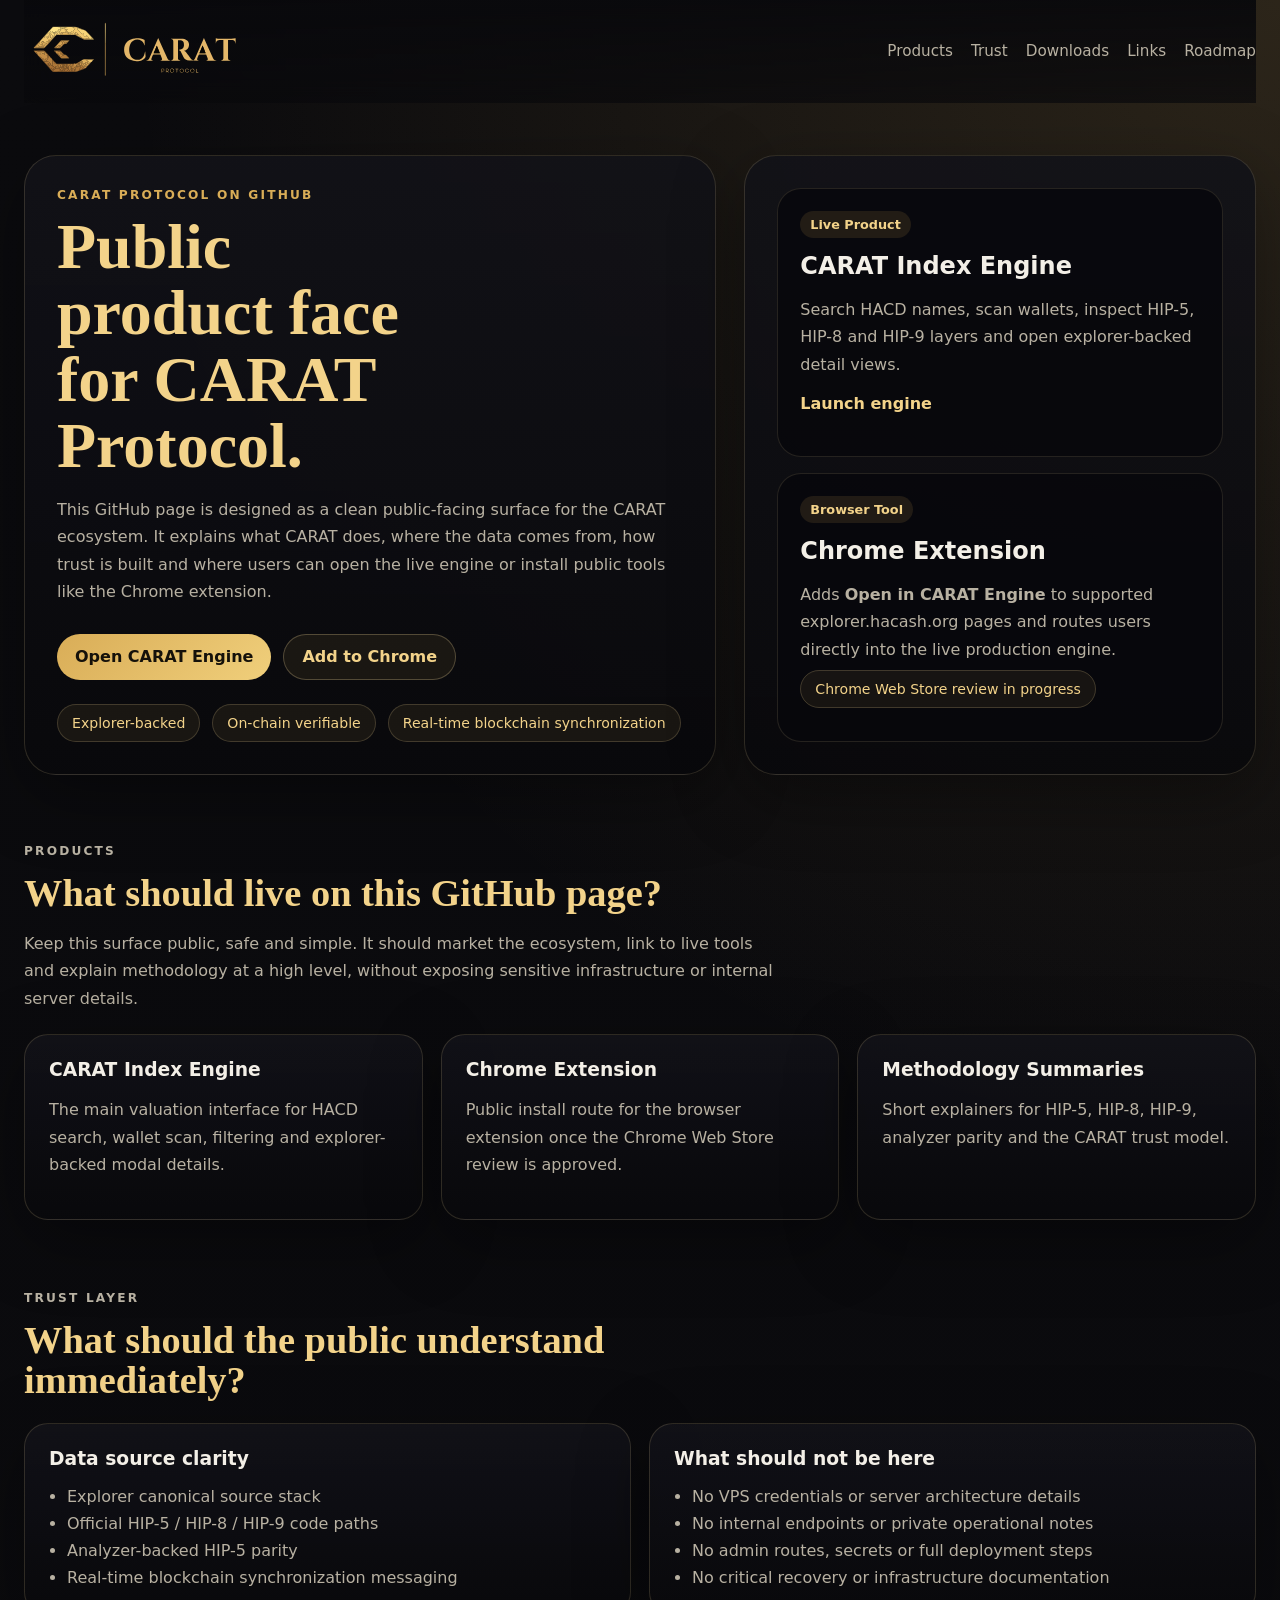
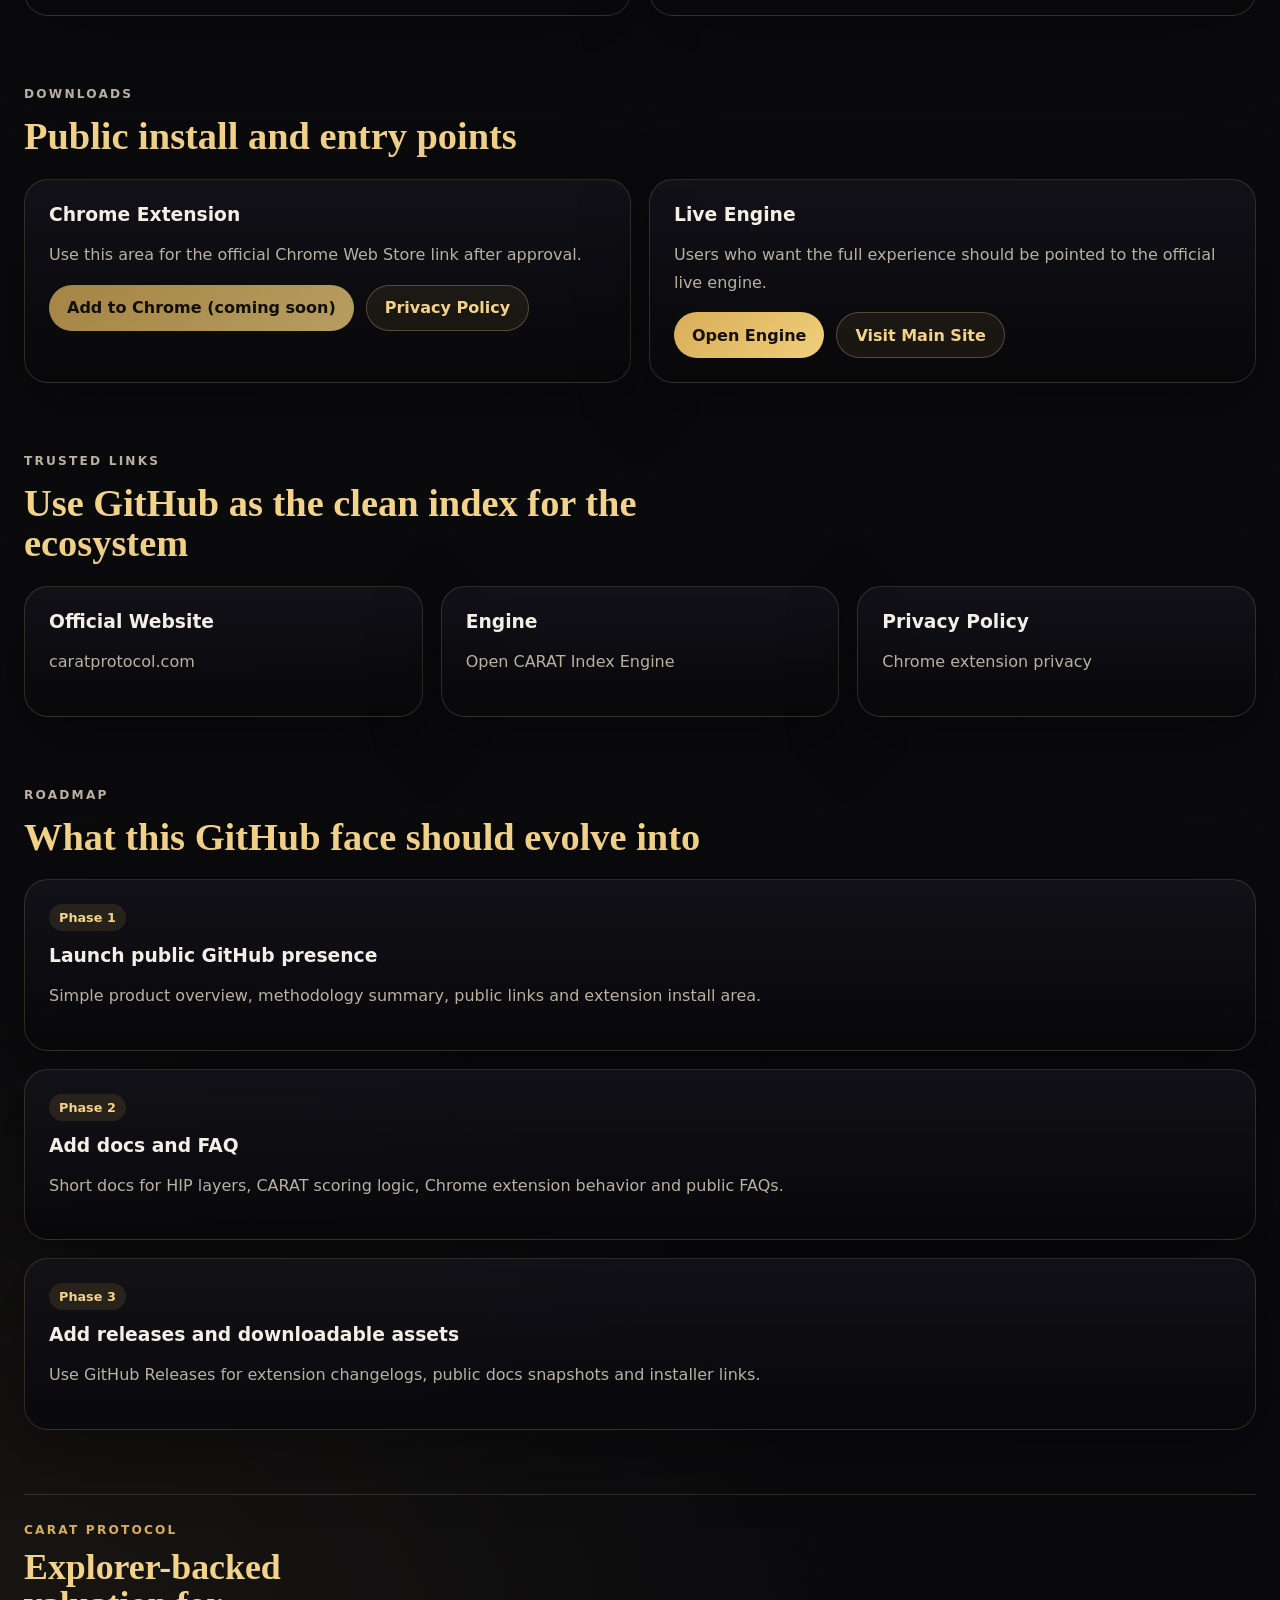
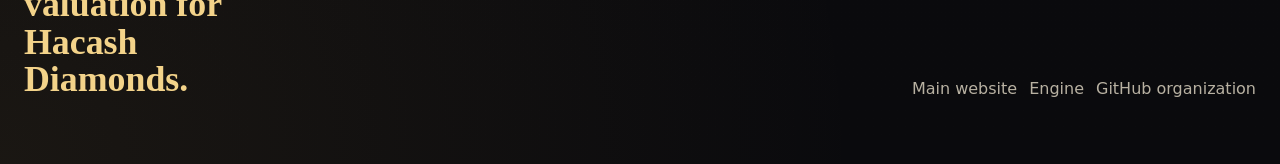
<file: index.html>
<!DOCTYPE html>
<html lang="en">
  <head>
    <meta charset="UTF-8" />
    <meta name="viewport" content="width=device-width, initial-scale=1.0" />
    <title>CARAT Protocol | GitHub</title>
    <meta
      name="description"
      content="CARAT Protocol GitHub page for product overview, methodology summaries, trusted links and public downloads."
    />
    <link rel="icon" href="./assets/carat-icon-128.png" />
    <link rel="stylesheet" href="./styles.css" />
  </head>
  <body>
    <div class="page-shell">
      <header class="topbar">
        <a class="brand" href="https://caratprotocol.com" target="_blank" rel="noreferrer">
          <img src="./assets/carat-logo.svg" alt="CARAT Protocol" />
        </a>

        <nav class="topnav" aria-label="CARAT GitHub navigation">
          <a href="#products">Products</a>
          <a href="#trust">Trust</a>
          <a href="#downloads">Downloads</a>
          <a href="#links">Links</a>
          <a href="#roadmap">Roadmap</a>
        </nav>
      </header>

      <main>
        <section class="hero">
          <div class="hero-copy">
            <p class="eyebrow">CARAT Protocol on GitHub</p>
            <h1>Public product face for CARAT Protocol.</h1>
            <p class="hero-description">
              This GitHub page is designed as a clean public-facing surface for the CARAT ecosystem.
              It explains what CARAT does, where the data comes from, how trust is built and where users
              can open the live engine or install public tools like the Chrome extension.
            </p>

            <div class="hero-actions">
              <a class="button button-primary" href="https://caratprotocol.com/carat/engine" target="_blank" rel="noreferrer">
                Open CARAT Engine
              </a>
              <a class="button button-secondary" href="#downloads">
                Add to Chrome
              </a>
            </div>

            <div class="hero-pills">
              <span>Explorer-backed</span>
              <span>On-chain verifiable</span>
              <span>Real-time blockchain synchronization</span>
            </div>
          </div>

          <div class="hero-panel">
            <div class="hero-card">
              <span class="card-label">Live Product</span>
              <h2>CARAT Index Engine</h2>
              <p>
                Search HACD names, scan wallets, inspect HIP-5, HIP-8 and HIP-9 layers and open
                explorer-backed detail views.
              </p>
              <a href="https://caratprotocol.com/carat/engine" target="_blank" rel="noreferrer">Launch engine</a>
            </div>

            <div class="hero-card muted">
              <span class="card-label">Browser Tool</span>
              <h2>Chrome Extension</h2>
              <p>
                Adds <strong>Open in CARAT Engine</strong> to supported explorer.hacash.org pages and
                routes users directly into the live production engine.
              </p>
              <span class="status-chip">Chrome Web Store review in progress</span>
            </div>
          </div>
        </section>

        <section class="section" id="products">
          <div class="section-heading">
            <p class="eyebrow">Products</p>
            <h2>What should live on this GitHub page?</h2>
            <p>
              Keep this surface public, safe and simple. It should market the ecosystem, link to live
              tools and explain methodology at a high level, without exposing sensitive infrastructure or
              internal server details.
            </p>
          </div>

          <div class="grid grid-3">
            <article class="info-card">
              <h3>CARAT Index Engine</h3>
              <p>The main valuation interface for HACD search, wallet scan, filtering and explorer-backed modal details.</p>
            </article>
            <article class="info-card">
              <h3>Chrome Extension</h3>
              <p>Public install route for the browser extension once the Chrome Web Store review is approved.</p>
            </article>
            <article class="info-card">
              <h3>Methodology Summaries</h3>
              <p>Short explainers for HIP-5, HIP-8, HIP-9, analyzer parity and the CARAT trust model.</p>
            </article>
          </div>
        </section>

        <section class="section" id="trust">
          <div class="section-heading">
            <p class="eyebrow">Trust Layer</p>
            <h2>What should the public understand immediately?</h2>
          </div>

          <div class="grid grid-2">
            <article class="info-card">
              <h3>Data source clarity</h3>
              <ul>
                <li>Explorer canonical source stack</li>
                <li>Official HIP-5 / HIP-8 / HIP-9 code paths</li>
                <li>Analyzer-backed HIP-5 parity</li>
                <li>Real-time blockchain synchronization messaging</li>
              </ul>
            </article>

            <article class="info-card">
              <h3>What should not be here</h3>
              <ul>
                <li>No VPS credentials or server architecture details</li>
                <li>No internal endpoints or private operational notes</li>
                <li>No admin routes, secrets or full deployment steps</li>
                <li>No critical recovery or infrastructure documentation</li>
              </ul>
            </article>
          </div>
        </section>

        <section class="section" id="downloads">
          <div class="section-heading">
            <p class="eyebrow">Downloads</p>
            <h2>Public install and entry points</h2>
          </div>

          <div class="grid grid-2">
            <article class="download-card">
              <h3>Chrome Extension</h3>
              <p>Use this area for the official Chrome Web Store link after approval.</p>
              <div class="download-actions">
                <a class="button button-primary button-disabled" href="javascript:void(0)" aria-disabled="true">
                  Add to Chrome (coming soon)
                </a>
                <a class="button button-secondary" href="https://caratprotocol.com/carat/extension-privacy" target="_blank" rel="noreferrer">
                  Privacy Policy
                </a>
              </div>
            </article>

            <article class="download-card">
              <h3>Live Engine</h3>
              <p>Users who want the full experience should be pointed to the official live engine.</p>
              <div class="download-actions">
                <a class="button button-primary" href="https://caratprotocol.com/carat/engine" target="_blank" rel="noreferrer">
                  Open Engine
                </a>
                <a class="button button-secondary" href="https://caratprotocol.com" target="_blank" rel="noreferrer">
                  Visit Main Site
                </a>
              </div>
            </article>
          </div>
        </section>

        <section class="section" id="links">
          <div class="section-heading">
            <p class="eyebrow">Trusted Links</p>
            <h2>Use GitHub as the clean index for the ecosystem</h2>
          </div>

          <div class="grid grid-3">
            <article class="info-card">
              <h3>Official Website</h3>
              <p><a href="https://caratprotocol.com" target="_blank" rel="noreferrer">caratprotocol.com</a></p>
            </article>
            <article class="info-card">
              <h3>Engine</h3>
              <p><a href="https://caratprotocol.com/carat/engine" target="_blank" rel="noreferrer">Open CARAT Index Engine</a></p>
            </article>
            <article class="info-card">
              <h3>Privacy Policy</h3>
              <p><a href="https://caratprotocol.com/carat/extension-privacy" target="_blank" rel="noreferrer">Chrome extension privacy</a></p>
            </article>
          </div>
        </section>

        <section class="section" id="roadmap">
          <div class="section-heading">
            <p class="eyebrow">Roadmap</p>
            <h2>What this GitHub face should evolve into</h2>
          </div>

          <div class="timeline">
            <article class="timeline-item">
              <span class="timeline-phase">Phase 1</span>
              <h3>Launch public GitHub presence</h3>
              <p>Simple product overview, methodology summary, public links and extension install area.</p>
            </article>
            <article class="timeline-item">
              <span class="timeline-phase">Phase 2</span>
              <h3>Add docs and FAQ</h3>
              <p>Short docs for HIP layers, CARAT scoring logic, Chrome extension behavior and public FAQs.</p>
            </article>
            <article class="timeline-item">
              <span class="timeline-phase">Phase 3</span>
              <h3>Add releases and downloadable assets</h3>
              <p>Use GitHub Releases for extension changelogs, public docs snapshots and installer links.</p>
            </article>
          </div>
        </section>
      </main>

      <footer class="footer">
        <div>
          <p class="eyebrow">CARAT Protocol</p>
          <h2>Explorer-backed valuation for Hacash Diamonds.</h2>
        </div>
        <div class="footer-links">
          <a href="https://caratprotocol.com" target="_blank" rel="noreferrer">Main website</a>
          <a href="https://caratprotocol.com/carat/engine" target="_blank" rel="noreferrer">Engine</a>
          <a href="https://github.com/CARATProtocol" target="_blank" rel="noreferrer">GitHub organization</a>
        </div>
      </footer>
    </div>
  </body>
</html>
</file>
<file: styles.css>
:root {
  --bg: #09090c;
  --bg-soft: #121216;
  --panel: rgba(18, 18, 24, 0.9);
  --panel-strong: rgba(9, 9, 12, 0.95);
  --text: #f3efe7;
  --muted: #b8b1a2;
  --gold: #d9ad57;
  --gold-soft: #f3d38a;
  --border: rgba(255, 225, 162, 0.15);
  --shadow: 0 20px 70px rgba(0, 0, 0, 0.35);
}

* {
  box-sizing: border-box;
}

html {
  scroll-behavior: smooth;
}

body {
  margin: 0;
  font-family: "Segoe UI", Inter, system-ui, sans-serif;
  background:
    radial-gradient(circle at top right, rgba(217, 173, 87, 0.16), transparent 32%),
    radial-gradient(circle at bottom left, rgba(217, 173, 87, 0.08), transparent 24%),
    linear-gradient(180deg, #0b0b0e 0%, #0a0a0d 100%);
  color: var(--text);
}

a {
  color: inherit;
  text-decoration: none;
}

.page-shell {
  max-width: 1320px;
  margin: 0 auto;
  padding: 0 24px 48px;
}

.topbar {
  position: sticky;
  top: 0;
  z-index: 20;
  display: flex;
  align-items: center;
  justify-content: space-between;
  gap: 24px;
  padding: 18px 0;
  background: linear-gradient(180deg, rgba(9, 9, 12, 0.94), rgba(9, 9, 12, 0.72));
  backdrop-filter: blur(14px);
}

.brand img {
  width: min(220px, 38vw);
  height: auto;
  display: block;
}

.topnav {
  display: flex;
  align-items: center;
  gap: 18px;
  flex-wrap: wrap;
  justify-content: flex-end;
}

.topnav a {
  color: var(--muted);
  font-size: 0.95rem;
  transition: color 160ms ease;
}

.topnav a:hover {
  color: var(--gold-soft);
}

.hero {
  display: grid;
  grid-template-columns: minmax(0, 1.15fr) minmax(360px, 0.85fr);
  gap: 28px;
  align-items: stretch;
  padding: 52px 0 32px;
}

.hero-copy,
.hero-panel,
.info-card,
.download-card,
.timeline-item {
  border: 1px solid var(--border);
  background: linear-gradient(180deg, var(--panel), var(--panel-strong));
  box-shadow: var(--shadow);
}

.hero-copy,
.hero-panel {
  border-radius: 32px;
  padding: 32px;
}

.eyebrow {
  margin: 0 0 12px;
  color: var(--gold);
  text-transform: uppercase;
  letter-spacing: 0.18em;
  font-size: 0.76rem;
  font-weight: 700;
}

.hero h1,
.section h2,
.footer h2 {
  margin: 0;
  color: var(--gold-soft);
  font-family: Georgia, "Times New Roman", serif;
  line-height: 1.04;
}

.hero h1 {
  font-size: clamp(2.8rem, 5vw, 4.9rem);
  max-width: 11ch;
}

.hero-description,
.section-heading p,
.hero-card p,
.info-card p,
.download-card p,
.timeline-item p {
  color: var(--muted);
  line-height: 1.72;
}

.hero-actions,
.download-actions,
.hero-pills,
.footer-links {
  display: flex;
  flex-wrap: wrap;
  gap: 12px;
}

.hero-actions {
  margin-top: 28px;
}

.hero-pills {
  margin-top: 24px;
}

.hero-pills span,
.status-chip {
  border: 1px solid rgba(255, 225, 162, 0.18);
  background: rgba(217, 173, 87, 0.08);
  color: var(--gold-soft);
  padding: 10px 14px;
  border-radius: 999px;
  font-size: 0.88rem;
}

.button {
  display: inline-flex;
  align-items: center;
  justify-content: center;
  min-height: 46px;
  padding: 0 18px;
  border-radius: 999px;
  font-weight: 700;
  transition: transform 160ms ease, border-color 160ms ease, background 160ms ease;
}

.button:hover {
  transform: translateY(-1px);
}

.button-primary {
  background: linear-gradient(135deg, #d9ad57, #f0cf7b);
  color: #15110a;
}

.button-secondary {
  border: 1px solid rgba(255, 225, 162, 0.25);
  color: var(--gold-soft);
  background: rgba(217, 173, 87, 0.08);
}

.button-disabled {
  opacity: 0.75;
  cursor: default;
  pointer-events: none;
}

.hero-panel {
  display: grid;
  gap: 16px;
}

.hero-card {
  border-radius: 24px;
  padding: 22px;
  border: 1px solid rgba(255, 225, 162, 0.12);
  background: rgba(8, 8, 12, 0.86);
}

.hero-card h2,
.info-card h3,
.download-card h3,
.timeline-item h3 {
  margin: 0 0 10px;
  color: var(--text);
}

.hero-card a {
  color: var(--gold-soft);
  font-weight: 700;
}

.card-label,
.timeline-phase {
  display: inline-flex;
  padding: 6px 10px;
  border-radius: 999px;
  background: rgba(217, 173, 87, 0.12);
  color: var(--gold-soft);
  font-size: 0.8rem;
  font-weight: 700;
  margin-bottom: 14px;
}

.section {
  padding: 34px 0;
}

.section-heading {
  max-width: 760px;
  margin-bottom: 22px;
}

.section h2 {
  font-size: clamp(2rem, 3vw, 3rem);
  margin-bottom: 14px;
}

.grid {
  display: grid;
  gap: 18px;
}

.grid-2 {
  grid-template-columns: repeat(2, minmax(0, 1fr));
}

.grid-3 {
  grid-template-columns: repeat(3, minmax(0, 1fr));
}

.info-card,
.download-card,
.timeline-item {
  border-radius: 24px;
  padding: 24px;
}

.info-card ul {
  margin: 14px 0 0;
  padding-left: 18px;
  color: var(--muted);
  line-height: 1.7;
}

.timeline {
  display: grid;
  gap: 18px;
}

.footer {
  margin-top: 30px;
  padding: 28px 0 18px;
  border-top: 1px solid var(--border);
  display: flex;
  align-items: flex-end;
  justify-content: space-between;
  gap: 24px;
}

.footer h2 {
  font-size: clamp(1.8rem, 2.8vw, 2.7rem);
  max-width: 16ch;
}

.footer-links {
  justify-content: flex-end;
}

.footer-links a {
  color: var(--muted);
}

.footer-links a:hover {
  color: var(--gold-soft);
}

@media (max-width: 980px) {
  .hero,
  .grid-2,
  .grid-3,
  .footer {
    grid-template-columns: 1fr;
    flex-direction: column;
    align-items: flex-start;
  }

  .topbar {
    flex-direction: column;
    align-items: flex-start;
  }

  .topnav {
    justify-content: flex-start;
  }
}
</file>
